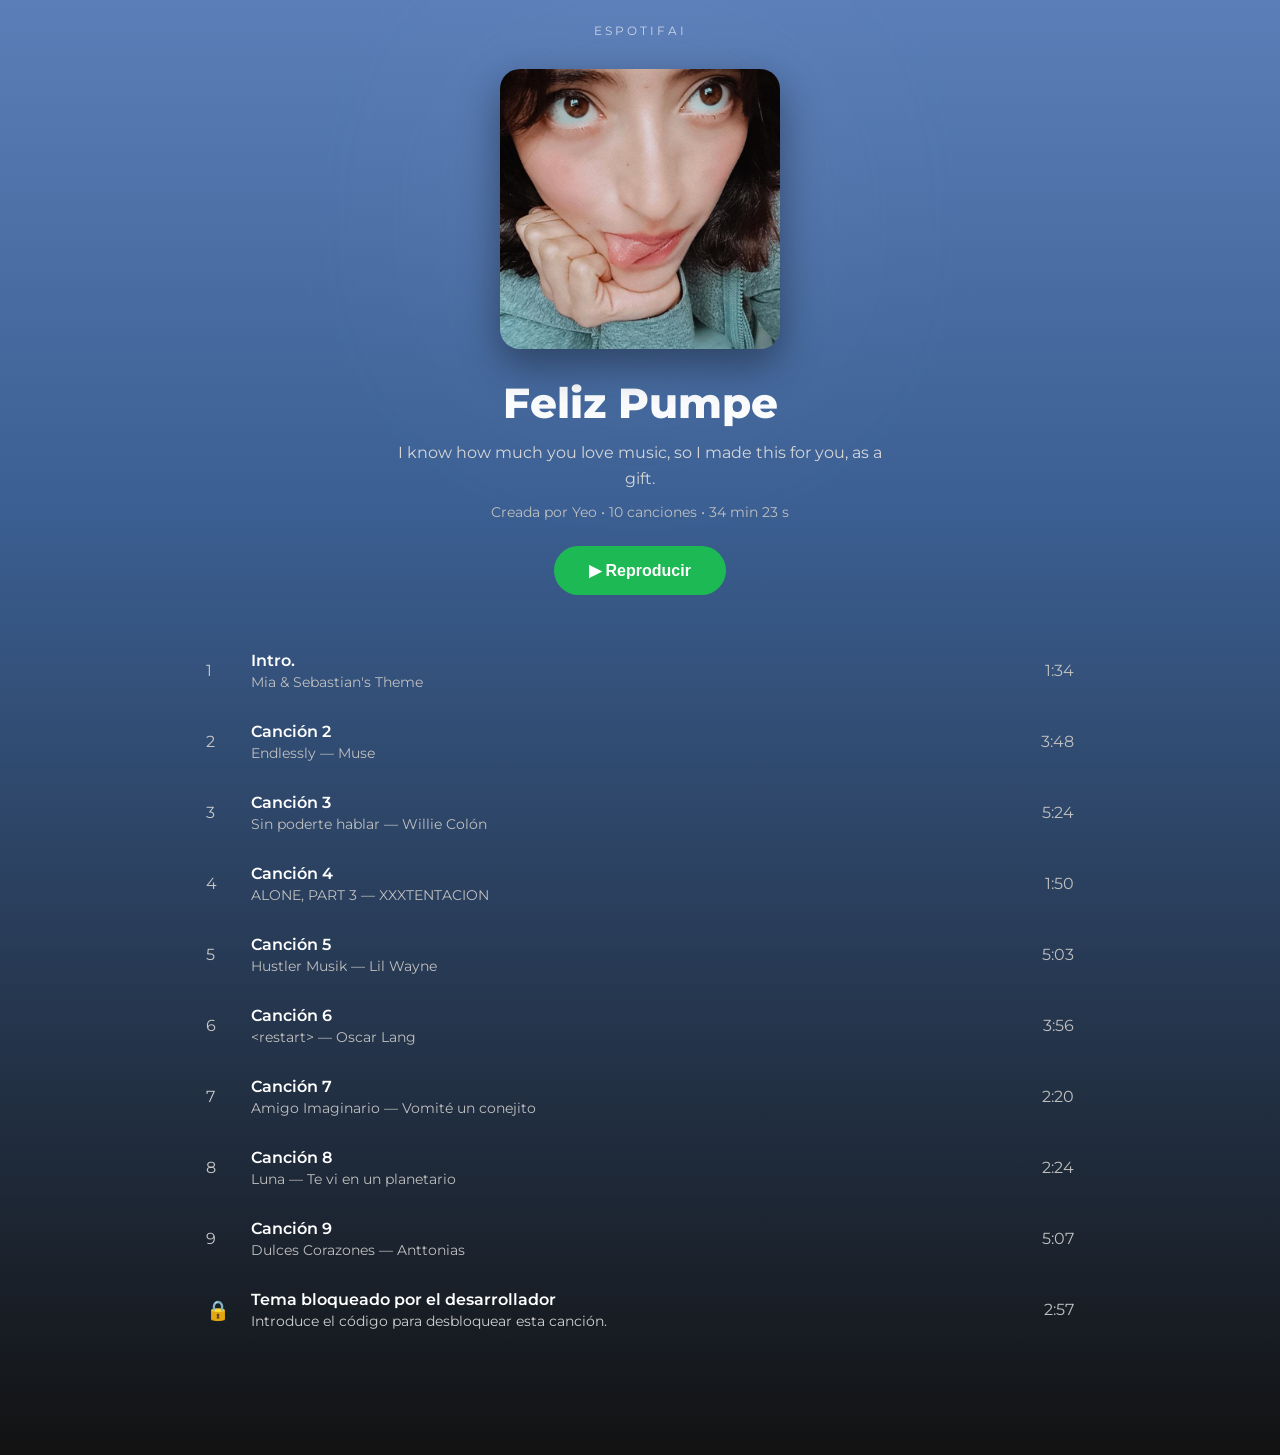
<file: index.html>
<!DOCTYPE html>
<html lang="es">
<head>
    <meta charset="UTF-8">
    <meta name="viewport" content="width=device-width, initial-scale=1.0">

    <title>Sarah</title>

    <link rel="stylesheet" href="src/css/style.css">

    <script src="src/js/lock.js" defer></script>

    <link href="https://fonts.googleapis.com/css2?family=Montserrat:wght@400;500;600;700;800&display=swap" rel="stylesheet">
</head>
<body>

    <main class="app">

        <!-- Barra superior -->
        <header class="top-bar">
            <span class="playlist-label">ESPOTIFAI</span>
        </header>

        <!-- Cabecera -->
        <section class="playlist-header">

            <div class="cover-glow"></div>

            <img
                src="assets/images/Sarah.jpg"
                alt="Sarah"
                class="playlist-cover"
            >

            <h1>Feliz Pumpe</h1>

            <p class="playlist-description">
                I know how much you love music, so I made this for you, as a gift.
            </p>

            <p class="playlist-info">
                Creada por Yeo • 10 canciones • 34 min 23 s
            </p>

            <button class="play-button">
                ▶ Reproducir
            </button>

        </section>

        <!-- Lista de canciones -->
        <section class="songs">

            <!-- Canción 1 -->
            <a href="src/pages/carta1.html" class="song">
                <span class="song-number">1</span>

                <div class="song-info">
                    <h3>Intro.</h3>
                    <p>Mia &amp; Sebastian's Theme</p>
                </div>

                <span class="song-duration">1:34</span>
            </a>

            <!-- Canción 2 -->
            <a href="src/pages/carta2.html" class="song">
                <span class="song-number">2</span>

                <div class="song-info">
                    <h3>Canción 2</h3>
                    <p>Endlessly — Muse</p>
                </div>

                <span class="song-duration">3:48</span>
            </a>

            <!-- Canción 3 -->
            <a href="src/pages/carta3.html" class="song">
                <span class="song-number">3</span>

                <div class="song-info">
                    <h3>Canción 3</h3>
                    <p>Sin poderte hablar — Willie Colón</p>
                </div>

                <span class="song-duration">5:24</span>
            </a>

            <!-- Canción 4 -->
            <a href="src/pages/carta4.html" class="song">
                <span class="song-number">4</span>

                <div class="song-info">
                    <h3>Canción 4</h3>
                    <p>ALONE, PART 3 — XXXTENTACION</p>
                </div>

                <span class="song-duration">1:50</span>
            </a>

            <!-- Canción 5 -->
            <a href="src/pages/carta5.html" class="song">
                <span class="song-number">5</span>

                <div class="song-info">
                    <h3>Canción 5</h3>
                    <p>Hustler Musik — Lil Wayne</p>
                </div>

                <span class="song-duration">5:03</span>
            </a>

            <!-- Canción 6 -->
            <a href="src/pages/carta6.html" class="song">
                <span class="song-number">6</span>

                <div class="song-info">
                    <h3>Canción 6</h3>
                    <p>&lt;restart&gt; — Oscar Lang</p>
                </div>

                <span class="song-duration">3:56</span>
            </a>

            <!-- Canción 7 -->
            <a href="src/pages/carta7.html" class="song">
                <span class="song-number">7</span>

                <div class="song-info">
                    <h3>Canción 7</h3>
                    <p>Amigo Imaginario — Vomité un conejito</p>
                </div>

                <span class="song-duration">2:20</span>
            </a>

            <!-- Canción 8 -->
            <a href="src/pages/carta8.html" class="song">
                <span class="song-number">8</span>

                <div class="song-info">
                    <h3>Canción 8</h3>
                    <p>Luna — Te vi en un planetario</p>
                </div>

                <span class="song-duration">2:24</span>
            </a>

            <!-- Canción 9 -->
            <a href="src/pages/carta9.html" class="song">
                <span class="song-number">9</span>

                <div class="song-info">
                    <h3>Canción 9</h3>
                    <p>Dulces Corazones — Anttonias</p>
                </div>

                <span class="song-duration">5:07</span>
            </a>

            <!-- Canción 10 (Bloqueada) -->
            <a href="#" id="lockedSong" data-target="src/pages/carta10.html" class="song locked-song">

                <span class="song-number">🔒</span>

                <div class="song-info">
                    <h3>Tema bloqueado por el desarrollador</h3>
                    <p>Introduce el código para desbloquear esta canción.</p>
                </div>

                <span class="song-duration">2:57</span>

            </a>

        </section>

    </main>

    <!-- ==========================================
         MODAL DE DESBLOQUEO
    ========================================== -->

    <div id="lockModal" class="lock-modal">

        <div class="lock-card">

            <div class="lock-icon">
                🔒
            </div>

            <h2>
                Última canción
            </h2>

            <p>
                Esta función no sirve, no me voy a matar la cabeza arreglando<br>
                Porfa pon el código desde la novena canción pls psl pls pls
                
            </p>

            <input
                type="password"
                id="secretCode"
                placeholder="Código"
                autocomplete="off"
            >

            <p id="lockError"></p>

            <button id="unlockButton">
                Desbloquear
            </button>

        </div>

    </div>

</body>
</html>
</file>
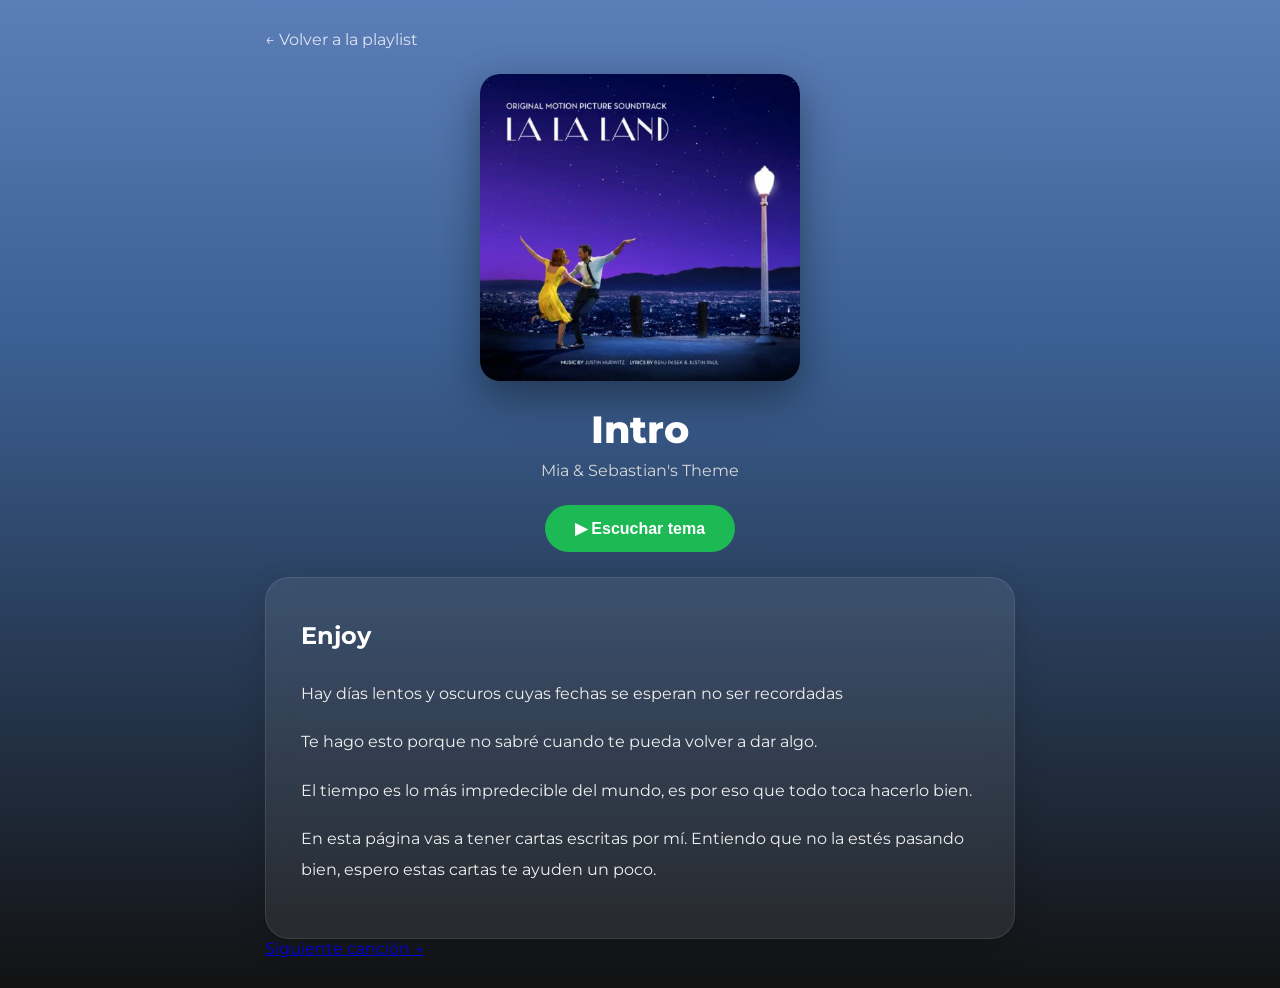
<file: src/pages/carta1.html>
<!DOCTYPE html>
<html lang="es">
<head>
    <meta charset="UTF-8">
    <meta name="viewport" content="width=device-width, initial-scale=1.0">
    <title>Canción 1</title>

    <link rel="stylesheet" href="../css/carta.css">

    <link href="https://fonts.googleapis.com/css2?family=Montserrat:wght@400;500;600;700;800&display=swap" rel="stylesheet">
</head>
<body>

    <main class="letter-page">

        <a href="../../index.html" class="back-button">
            ← Volver a la playlist
        </a>

        <img
            src="../../assets/images/Album1.jpg"
            alt="Album"
            class="album-cover"
        >

        <h1>Intro</h1>

        <p class="song-title">
            Mia & Sebastian's Theme
        </p>

        <button id="playMusic" class="music-button">
            ▶ Escuchar tema
        </button>

        <audio id="music">
            <source
                src="../../assets/music/MiaAndSebastiansTheme.mp3"
                type="audio/mpeg">
        </audio>

        <div class="letter-card">

            <h2>Enjoy</h2>

            <p>
                Hay días lentos y oscuros cuyas fechas se esperan no ser recordadas
            </p>

            <p>
                Te hago esto porque no sabré cuando te pueda volver a dar algo.
            </p>

            <p>
                El tiempo es lo más impredecible del mundo, es por eso que todo toca hacerlo bien.
            </p>

            <p>
                En esta página vas a tener cartas escritas por mí. Entiendo que no la estés pasando bien, espero estas cartas te ayuden un poco.
            </p>

        </div>

        <a href="carta2.html" class="next-button">
            Siguiente canción →
        </a>

    </main>

    <script>
        const button = document.getElementById("playMusic");
        const audio = document.getElementById("music");

        button.addEventListener("click", () => {

            if(audio.paused){
                audio.play();
                button.textContent = "⏸ Pausar tema";
            }else{
                audio.pause();
                button.textContent = "▶ Reaunidar tema";
            }

        });
    </script>

</body>
</html>
</file>
<file: src/css/style.css>
*{
    margin:0;
    padding:0;
    box-sizing:border-box;
}

html{
    scroll-behavior:smooth;
}

body{
    font-family:'Montserrat', sans-serif;

    min-height:100vh;

    background:
    linear-gradient(
        180deg,
        #5b7eb8 0%,
        #3b5f92 35%,
        #121212 100%
    );

    color:white;
}

.app{
    padding-bottom:110px;
}

/* ==========================
   TOP BAR
========================== */

.top-bar{
    padding:20px;

    text-align:center;
}

.playlist-label{
    font-size:.75rem;
    letter-spacing:3px;

    color:rgba(255,255,255,.7);
}

/* ==========================
   HEADER
========================== */

.playlist-header{
    position:relative;

    text-align:center;

    padding:10px 20px 40px;
}

.cover-glow{
    position:absolute;

    width:300px;
    height:300px;

    top:0;
    left:50%;

    transform:translateX(-50%);

    background:#89a8da;

    filter:blur(120px);

    opacity:.18;

    pointer-events:none;
}

.playlist-cover{
    width:280px;
    height:280px;

    object-fit:cover;

    border-radius:20px;

    box-shadow:0 15px 40px rgba(0,0,0,.4);

    position:relative;
    z-index:2;
}

.playlist-header h1{
    margin-top:25px;

    font-size:2.6rem;
    font-weight:800;
}

.playlist-description{
    margin-top:12px;

    max-width:500px;

    margin-left:auto;
    margin-right:auto;

    color:#d7d7d7;

    line-height:1.6;
}

.playlist-info{
    margin-top:12px;

    color:#bfbfbf;

    font-size:.9rem;
}

.play-button{
    margin-top:25px;

    background:#1DB954;

    color:white;

    border:none;

    border-radius:999px;

    padding:15px 35px;

    font-size:1rem;
    font-weight:700;

    cursor:pointer;

    transition:.25s;
}

.play-button:hover{
    transform:scale(1.05);
}

/* ==========================
   SONG LIST
========================== */

.songs{
    width:min(900px,95%);
    margin:auto;
}

.song{
    display:flex;
    align-items:center;

    gap:20px;

    padding:16px;

    border-radius:12px;

    text-decoration:none;

    color:white;

    transition:.25s;
}

.song:hover{
    background:rgba(255,255,255,.08);
}

.song-number{
    width:25px;

    color:#c7c7c7;
}

.song-info{
    flex:1;
}

.song-info h3{
    font-size:1rem;
    font-weight:600;
}

.song-info p{
    margin-top:4px;

    color:#bfbfbf;

    font-size:.85rem;
}

.song-duration{
    color:#bfbfbf;
}

/* ==========================
   MINI PLAYER
========================== */

.mini-player{
    position:fixed;

    left:10px;
    right:10px;
    bottom:10px;

    background:#181818;

    border-radius:14px;

    padding:10px;

    display:flex;
    align-items:center;

    gap:12px;

    box-shadow:0 10px 30px rgba(0,0,0,.4);
}

.mini-cover{
    width:52px;
    height:52px;

    object-fit:cover;

    border-radius:10px;
}

.mini-player-info{
    flex:1;

    display:flex;
    flex-direction:column;
}

.mini-player-info strong{
    font-size:.95rem;
}

.mini-player-info span{
    font-size:.8rem;

    color:#bfbfbf;
}

.mini-player-button{
    border:none;

    background:none;

    color:white;

    font-size:1.5rem;

    cursor:pointer;
}

/* ==========================
   MOBILE
========================== */

@media (max-width:768px){

    .playlist-cover{
        width:240px;
        height:240px;
    }

    .playlist-header h1{
        font-size:2.2rem;
    }

}

/* ==========================
   CANCIÓN BLOQUEADA
========================== */

.locked-song{

    cursor:pointer;

    position:relative;

    transition:
        transform .25s,
        background .25s;

}

.locked-song:hover{

    background:rgba(255,255,255,.08);

    transform:translateY(-2px);

}

.locked-song .song-number{

    font-size:1.2rem;

}

.locked-song .song-info h3{

    color:#ffffff;

}

.locked-song .song-info p{

    color:#cfcfcf;

}

/* ==========================
   MODAL
========================== */

.lock-modal{

    position:fixed;

    inset:0;

    background:rgba(0,0,0,.65);

    backdrop-filter:blur(10px);

    display:flex;

    justify-content:center;
    align-items:center;

    opacity:0;

    visibility:hidden;

    transition:
        opacity .3s ease,
        visibility .3s ease;

    z-index:9999;

}

.lock-modal.show{

    opacity:1;

    visibility:visible;

}

/* ==========================
   TARJETA
========================== */

.lock-card{

    width:min(380px,90%);

    background:#1b1b1b;

    border:1px solid rgba(255,255,255,.08);

    border-radius:22px;

    padding:35px;

    text-align:center;

    animation:pop .35s ease;

    box-shadow:
        0 25px 60px rgba(0,0,0,.45);

}

/* ==========================
   ICONO
========================== */

.lock-icon{

    font-size:3rem;

    margin-bottom:15px;

}

/* ==========================
   TITULO
========================== */

.lock-card h2{

    font-size:1.7rem;

    margin-bottom:12px;

}

/* ==========================
   DESCRIPCIÓN
========================== */

.lock-card p{

    color:#cfcfcf;

    line-height:1.6;

    margin-bottom:22px;

}

/* ==========================
   INPUT
========================== */

#secretCode{

    width:100%;

    padding:14px 18px;

    border:none;

    border-radius:12px;

    outline:none;

    background:#2b2b2b;

    color:white;

    font-size:1rem;

    transition:.25s;

}

#secretCode:focus{

    background:#353535;

    box-shadow:
        0 0 0 2px #1DB954;

}

/* ==========================
   ERROR
========================== */

#lockError{

    min-height:22px;

    margin-top:10px;

    color:#ff5c5c;

    font-size:.9rem;

}

/* ==========================
   BOTÓN
========================== */

#unlockButton{

    width:100%;

    margin-top:18px;

    padding:14px;

    border:none;

    border-radius:999px;

    background:#1DB954;

    color:white;

    font-size:1rem;

    font-weight:700;

    cursor:pointer;

    transition:.25s;

}

#unlockButton:hover{

    transform:scale(1.03);

    background:#23d761;

}

#unlockButton:active{

    transform:scale(.97);

}

/* ==========================
   ANIMACIÓN
========================== */

@keyframes pop{

    from{

        opacity:0;

        transform:
            translateY(20px)
            scale(.95);

    }

    to{

        opacity:1;

        transform:
            translateY(0)
            scale(1);

    }

}
</file>
<file: src/css/carta.css>
*{
    margin:0;
    padding:0;
    box-sizing:border-box;
}

html{
    scroll-behavior:smooth;
}

body{
    min-height:100vh;

    font-family:'Montserrat', sans-serif;

    background:
    linear-gradient(
        180deg,
        #5b7eb8 0%,
        #3b5f92 35%,
        #121212 100%
    );

    color:white;

    padding:30px 20px;
}

.letter-page{
    width:min(750px, 100%);
    margin:auto;

    animation:fadeIn 1s ease;
}

/* ==========================
   BOTÓN VOLVER
========================== */

.back-button{
    display:inline-block;

    margin-bottom:25px;

    color:white;

    text-decoration:none;

    opacity:.8;

    transition:.2s;
}

.back-button:hover{
    opacity:1;
}

/* ==========================
   PORTADA
========================== */

.album-cover{
    width:100%;
    max-width:320px;

    display:block;

    margin:auto;

    border-radius:20px;

    object-fit:cover;

    box-shadow:0 15px 40px rgba(0,0,0,.4);

    animation:coverAppear 1.2s ease;
}

h1{
    margin-top:25px;

    text-align:center;

    font-size:2.4rem;
    font-weight:800;
}

.song-title{
    text-align:center;

    margin-top:8px;

    color:#d7d7d7;

    font-size:1rem;
}

/* ==========================
   BOTÓN MÚSICA
========================== */

.music-button{
    display:block;

    margin:25px auto;

    border:none;

    background:#1DB954;

    color:white;

    padding:14px 30px;

    border-radius:999px;

    font-size:1rem;
    font-weight:700;

    cursor:pointer;

    transition:.25s;
}

.music-button:hover{
    transform:scale(1.05);
}

/* ==========================
   CARTA
========================== */

.letter-card{
    background:rgba(255,255,255,.08);

    backdrop-filter:blur(15px);

    border:1px solid rgba(255,255,255,.1);

    border-radius:24px;

    padding:35px;

    line-height:1.9;

    box-shadow:0 10px 30px rgba(0,0,0,.15);
}

.letter-card h2{
    margin-bottom:20px;

    font-size:1.5rem;
}

.letter-card p{
    margin-bottom:18px;

    color:#f0f0f0;
}

/* ==========================
   NAVEGACIÓN
========================== */

.navigation-buttons{
    display:flex;

    justify-content:space-between;

    gap:15px;

    margin-top:30px;
}

.nav-button{
    flex:1;

    text-align:center;

    text-decoration:none;

    color:white;

    padding:14px 18px;

    border-radius:999px;

    background:rgba(255,255,255,.08);

    transition:.25s;
}

.nav-button:hover{
    background:rgba(255,255,255,.15);
}

/* ==========================
   ANIMACIONES
========================== */

@keyframes fadeIn{

    from{
        opacity:0;
        transform:translateY(20px);
    }

    to{
        opacity:1;
        transform:translateY(0);
    }

}

@keyframes coverAppear{

    from{
        opacity:0;
        transform:scale(.9);
    }

    to{
        opacity:1;
        transform:scale(1);
    }

}

/* ==========================
   MÓVIL
========================== */

@media (max-width:768px){

    body{
        padding:20px 15px;
    }

    .album-cover{
        max-width:260px;
    }

    h1{
        font-size:2rem;
    }

    .letter-card{
        padding:25px;
    }

    .navigation-buttons{
        flex-direction:column;
    }

}
</file>
